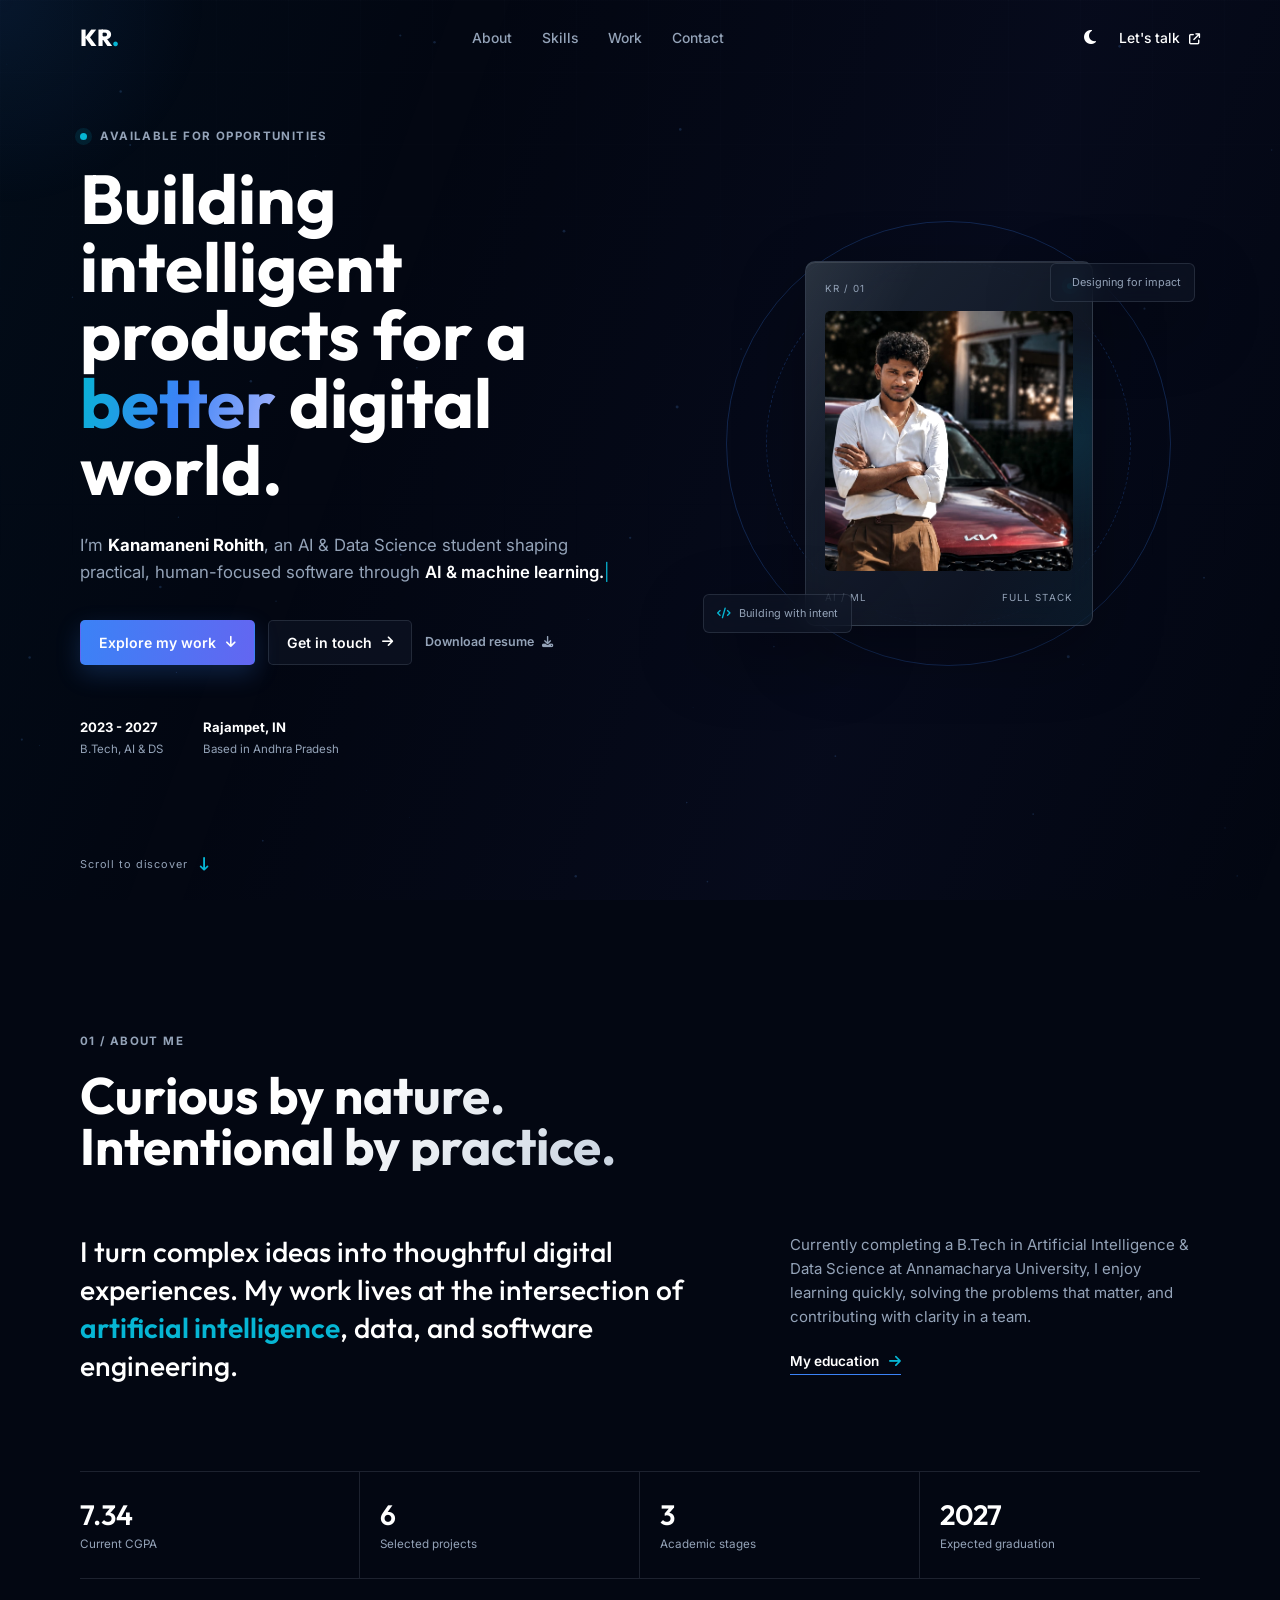
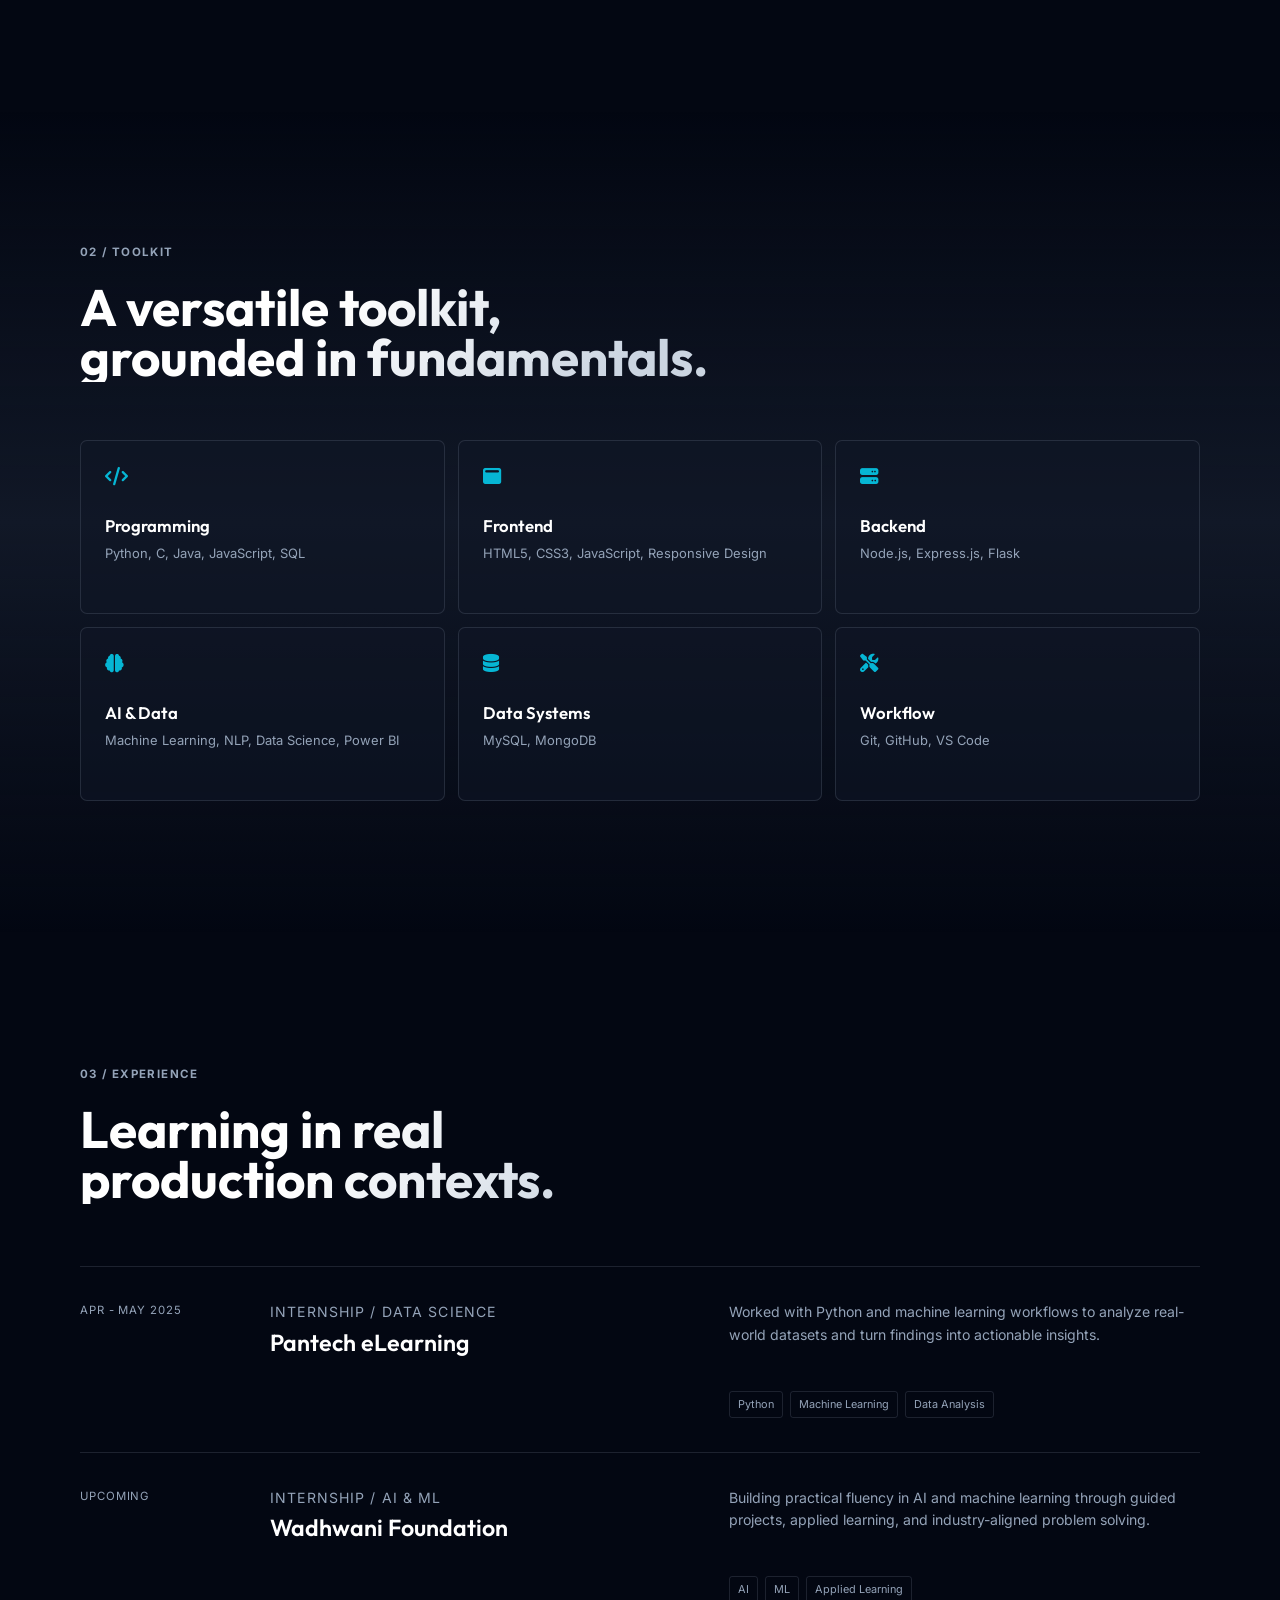
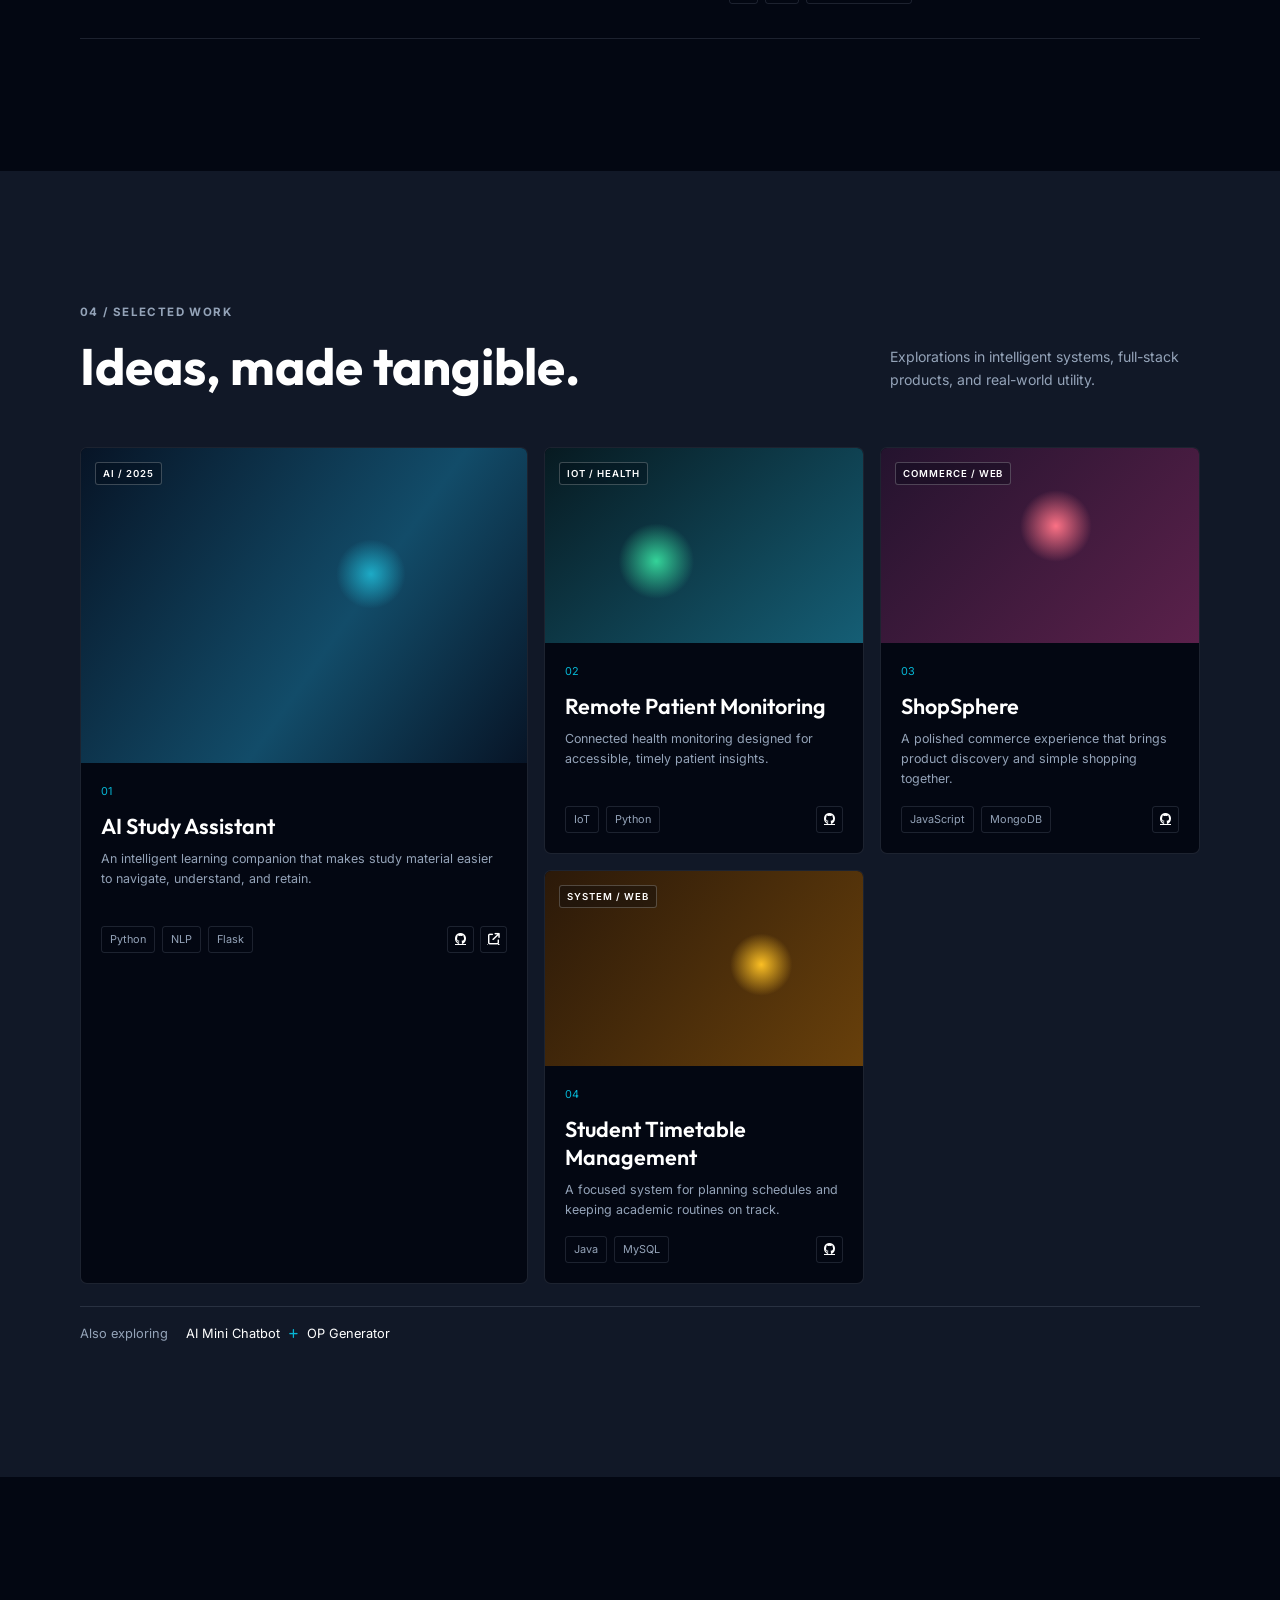
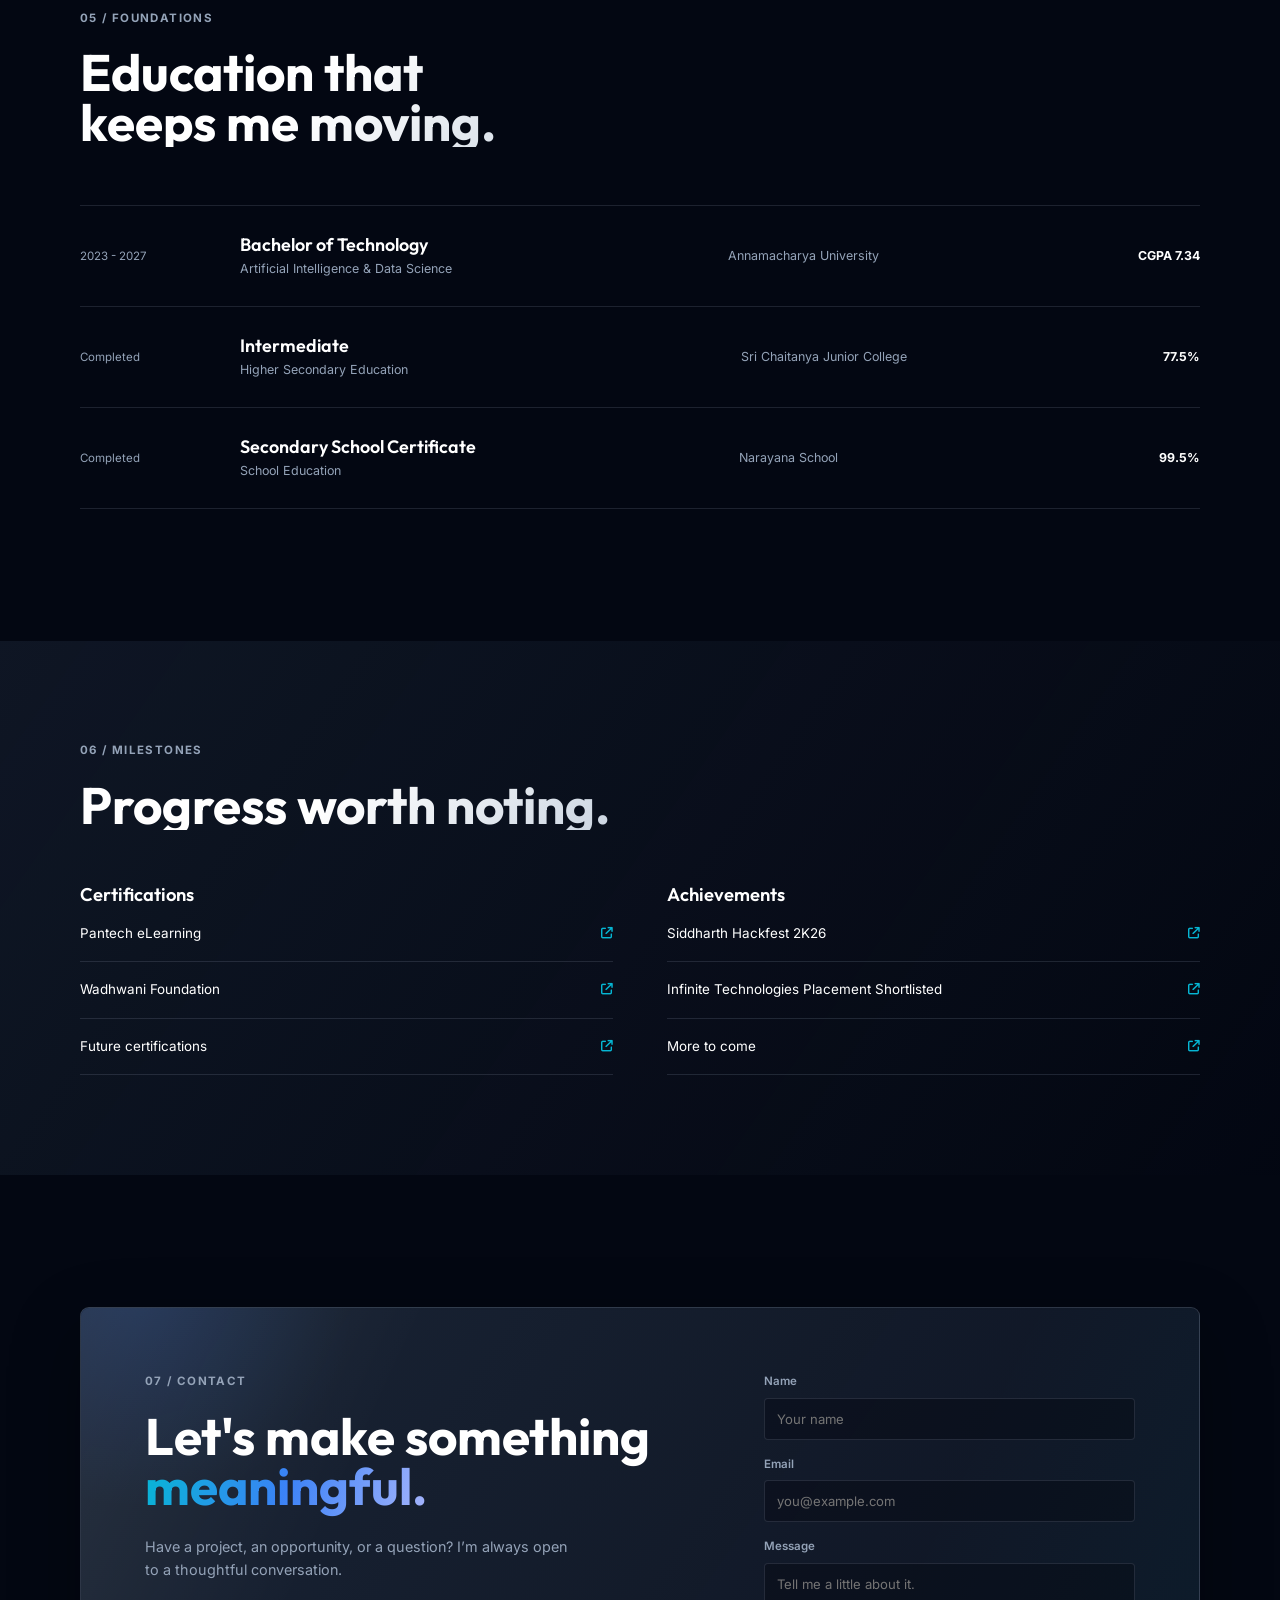
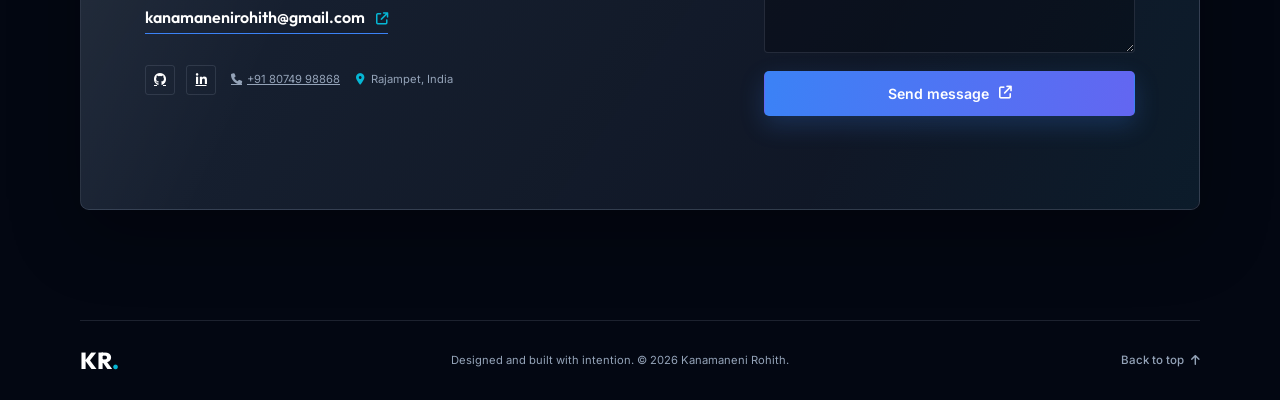
<file: index.html>
<!doctype html>
<html lang="en">
<head>
  <meta charset="UTF-8">
  <meta name="viewport" content="width=device-width, initial-scale=1.0">
  <meta name="description" content="Kanamaneni Rohith - AI & Data Science student, aspiring software engineer, and full stack developer.">
  <meta name="keywords" content="Kanamaneni Rohith, AI developer, data science, software engineer, portfolio">
  <meta name="author" content="Kanamaneni Rohith">
  <meta property="og:title" content="Kanamaneni Rohith | AI & Data Science">
  <meta property="og:description" content="Portfolio of Kanamaneni Rohith, an AI & Data Science student and future software engineer.">
  <meta property="og:type" content="website">
  <meta name="twitter:card" content="summary_large_image">
  <meta name="theme-color" content="#030712">
  <link rel="icon" href="favicon/favicon.svg" type="image/svg+xml">
  <link rel="preconnect" href="https://fonts.googleapis.com">
  <link rel="preconnect" href="https://fonts.gstatic.com" crossorigin>
  <link href="https://fonts.googleapis.com/css2?family=Inter:wght@400;500;600;700&family=Outfit:wght@400;500;600;700;800&display=swap" rel="stylesheet">
  <link rel="stylesheet" href="https://cdnjs.cloudflare.com/ajax/libs/font-awesome/6.6.0/css/all.min.css">
  <link rel="stylesheet" href="css/style.css">
  <link rel="stylesheet" href="css/animations.css">
  <link rel="stylesheet" href="css/responsive.css">
  <link rel="stylesheet" href="css/resume.css">
  <link rel="stylesheet" href="css/premium.css">
  <link rel="stylesheet" href="css/profile-photo.css">
  <link rel="stylesheet" href="css/contact-details.css">
  <title>Kanamaneni Rohith | AI & Data Science</title>
  <script type="application/ld+json">{"@context":"https://schema.org","@type":"Person","name":"Kanamaneni Rohith","jobTitle":"AI & Data Science Student","email":"kanamanenirohith@gmail.com","telephone":"+91-8074998868","address":{"@type":"PostalAddress","addressLocality":"Rajampet","addressRegion":"Andhra Pradesh","addressCountry":"IN"},"sameAs":["https://github.com/rohith-1803","https://www.linkedin.com/in/rohith-kanamaneni-76080836a"]}</script>
</head>
<body>
  <div class="page-progress" aria-hidden="true"></div>
  <div class="cursor-glow" aria-hidden="true"></div>
  <canvas id="particle-canvas" aria-hidden="true"></canvas>
  <div class="ambient-grid" aria-hidden="true"></div>

  <header class="site-header" id="top">
    <nav class="nav container" aria-label="Primary navigation">
      <a class="brand" href="#top" aria-label="Rohith home">KR<span>.</span></a>
      <button class="nav-toggle" aria-label="Open navigation" aria-expanded="false"><i class="fa-solid fa-bars"></i></button>
      <div class="nav-links">
        <a href="#about">About</a><a href="#skills">Skills</a><a href="#work">Work</a><a href="#contact">Contact</a>
      </div>
      <div class="nav-actions"><button class="theme-toggle" aria-label="Switch color theme"><i class="fa-solid fa-moon"></i></button><a class="nav-cta" href="#contact">Let's talk <i class="fa-solid fa-arrow-up-right-from-square"></i></a></div>
    </nav>
  </header>

  <main>
    <section class="hero section container" aria-labelledby="hero-title">
      <div class="hero-copy reveal">
        <p class="eyebrow"><span class="status-dot"></span> Available for opportunities</p>
        <h1 id="hero-title">Building intelligent products for a <em>better</em> digital world.</h1>
        <p class="hero-description">I’m <strong>Kanamaneni Rohith</strong>, an AI & Data Science student shaping practical, human-focused software through <span id="typing-text" aria-live="polite"></span><span class="typing-caret">|</span></p>
        <div class="hero-actions"><a class="button button-primary magnetic" href="#work">Explore my work <i class="fa-solid fa-arrow-down"></i></a><a class="button button-quiet" href="#contact">Get in touch <i class="fa-solid fa-arrow-right"></i></a><a class="resume-link" href="assets/resume/kanamaneni-rohith-resume.pdf" download>Download resume <i class="fa-solid fa-download"></i></a></div>
        <div class="hero-meta"><div><strong>2023 - 2027</strong><span>B.Tech, AI & DS</span></div><div><strong>Rajampet, IN</strong><span>Based in Andhra Pradesh</span></div></div>
      </div>
      <div class="hero-art reveal delay-2" aria-label="Abstract profile presentation">
        <div class="orbit orbit-one"></div><div class="orbit orbit-two"></div>
        <div class="profile-card"><div class="profile-top"><span>KR / 01</span><span class="live-dot"></span></div><img class="profile-photo" src="images/portfolio-pic.jpeg" alt="Kanamaneni Rohith" width="520" height="650" fetchpriority="high"><div class="profile-bottom"><span>AI / ML</span><span>FULL STACK</span></div></div>
        <div class="floating-note note-one"><i class="fa-solid fa-sparkles"></i><span>Designing for impact</span></div>
        <div class="floating-note note-two"><i class="fa-solid fa-code"></i><span>Building with intent</span></div>
      </div>
      <a href="#about" class="scroll-prompt" aria-label="Scroll to about section"><span>Scroll to discover</span><i class="fa-solid fa-arrow-down-long"></i></a>
    </section>

    <section class="about section container" id="about" aria-labelledby="about-title">
      <div class="section-intro reveal"><p class="eyebrow">01 / About me</p><h2 id="about-title">Curious by nature.<br>Intentional by practice.</h2></div>
      <div class="about-grid"><p class="about-lead reveal">I turn complex ideas into thoughtful digital experiences. My work lives at the intersection of <strong>artificial intelligence</strong>, data, and software engineering.</p><div class="about-detail reveal delay-1"><p>Currently completing a B.Tech in Artificial Intelligence & Data Science at Annamacharya University, I enjoy learning quickly, solving the problems that matter, and contributing with clarity in a team.</p><a href="#education" class="text-link">My education <i class="fa-solid fa-arrow-right"></i></a></div></div>
      <div class="stat-row reveal"><div><strong data-counter="7.34">0</strong><span>Current CGPA</span></div><div><strong data-counter="6">0</strong><span>Selected projects</span></div><div><strong data-counter="3">0</strong><span>Academic stages</span></div><div><strong>2027</strong><span>Expected graduation</span></div></div>
    </section>

    <section class="skills section" id="skills" aria-labelledby="skills-title"><div class="container"><div class="section-intro reveal"><p class="eyebrow">02 / Toolkit</p><h2 id="skills-title">A versatile toolkit,<br>grounded in fundamentals.</h2></div><div class="skills-grid">
      <article class="skill-card reveal"><i class="fa-solid fa-code"></i><h3>Programming</h3><p>Python, C, Java, JavaScript, SQL</p></article><article class="skill-card reveal delay-1"><i class="fa-solid fa-window-maximize"></i><h3>Frontend</h3><p>HTML5, CSS3, JavaScript, Responsive Design</p></article><article class="skill-card reveal delay-2"><i class="fa-solid fa-server"></i><h3>Backend</h3><p>Node.js, Express.js, Flask</p></article><article class="skill-card reveal delay-3"><i class="fa-solid fa-brain"></i><h3>AI & Data</h3><p>Machine Learning, NLP, Data Science, Power BI</p></article><article class="skill-card reveal"><i class="fa-solid fa-database"></i><h3>Data Systems</h3><p>MySQL, MongoDB</p></article><article class="skill-card reveal delay-1"><i class="fa-solid fa-screwdriver-wrench"></i><h3>Workflow</h3><p>Git, GitHub, VS Code</p></article>
    </div></div></section>

    <section class="experience section container" id="experience" aria-labelledby="experience-title"><div class="section-intro reveal"><p class="eyebrow">03 / Experience</p><h2 id="experience-title">Learning in real<br>production contexts.</h2></div><div class="timeline">
      <article class="timeline-item reveal"><div class="time">Apr - May 2025</div><div class="timeline-content"><div><p class="role-type">Internship / Data Science</p><h3>Pantech eLearning</h3></div><p>Worked with Python and machine learning workflows to analyze real-world datasets and turn findings into actionable insights.</p><div class="tags"><span>Python</span><span>Machine Learning</span><span>Data Analysis</span></div></div></article>
      <article class="timeline-item reveal"><div class="time">Upcoming</div><div class="timeline-content"><div><p class="role-type">Internship / AI & ML</p><h3>Wadhwani Foundation</h3></div><p>Building practical fluency in AI and machine learning through guided projects, applied learning, and industry-aligned problem solving.</p><div class="tags"><span>AI</span><span>ML</span><span>Applied Learning</span></div></div></article>
    </div></section>

    <section class="projects section" id="work" aria-labelledby="work-title"><div class="container"><div class="section-heading reveal"><div><p class="eyebrow">04 / Selected work</p><h2 id="work-title">Ideas, made tangible.</h2></div><p>Explorations in intelligent systems, full-stack products, and real-world utility.</p></div><div class="project-grid">
      <article class="project project-featured reveal"><div class="project-image image-study"><div class="project-image-label">AI / 2025</div></div><div class="project-info"><div><p class="project-number">01</p><h3>AI Study Assistant</h3><p>An intelligent learning companion that makes study material easier to navigate, understand, and retain.</p></div><div class="project-footer"><div class="tags"><span>Python</span><span>NLP</span><span>Flask</span></div><div class="project-links"><a href="https://github.com/rohith-1803" target="_blank" rel="noreferrer" aria-label="View AI Study Assistant source"><i class="fa-brands fa-github"></i></a><a href="#contact" aria-label="Request AI Study Assistant demo"><i class="fa-solid fa-arrow-up-right-from-square"></i></a></div></div></div></article>
      <article class="project reveal delay-1"><div class="project-image image-health"><div class="project-image-label">IOT / HEALTH</div></div><div class="project-info"><div><p class="project-number">02</p><h3>Remote Patient Monitoring</h3><p>Connected health monitoring designed for accessible, timely patient insights.</p></div><div class="project-footer"><div class="tags"><span>IoT</span><span>Python</span></div><div class="project-links"><a href="https://github.com/rohith-1803" target="_blank" rel="noreferrer" aria-label="View Remote Patient Monitoring source"><i class="fa-brands fa-github"></i></a></div></div></div></article>
      <article class="project reveal"><div class="project-image image-shop"><div class="project-image-label">COMMERCE / WEB</div></div><div class="project-info"><div><p class="project-number">03</p><h3>ShopSphere</h3><p>A polished commerce experience that brings product discovery and simple shopping together.</p></div><div class="project-footer"><div class="tags"><span>JavaScript</span><span>MongoDB</span></div><div class="project-links"><a href="https://github.com/rohith-1803" target="_blank" rel="noreferrer" aria-label="View ShopSphere source"><i class="fa-brands fa-github"></i></a></div></div></div></article>
      <article class="project reveal delay-1"><div class="project-image image-time"><div class="project-image-label">SYSTEM / WEB</div></div><div class="project-info"><div><p class="project-number">04</p><h3>Student Timetable Management</h3><p>A focused system for planning schedules and keeping academic routines on track.</p></div><div class="project-footer"><div class="tags"><span>Java</span><span>MySQL</span></div><div class="project-links"><a href="https://github.com/rohith-1803" target="_blank" rel="noreferrer" aria-label="View Student Timetable source"><i class="fa-brands fa-github"></i></a></div></div></div></article>
    </div><div class="more-projects reveal"><span>Also exploring</span><p>AI Mini Chatbot <i class="fa-solid fa-plus"></i> OP Generator</p></div></div></section>

    <section class="education section container" id="education" aria-labelledby="education-title"><div class="section-intro reveal"><p class="eyebrow">05 / Foundations</p><h2 id="education-title">Education that<br>keeps me moving.</h2></div><div class="education-list">
      <article class="education-item reveal"><span class="edu-period">2023 - 2027</span><div><h3>Bachelor of Technology</h3><p>Artificial Intelligence & Data Science</p></div><div class="edu-school">Annamacharya University</div><strong>CGPA 7.34</strong></article>
      <article class="education-item reveal"><span class="edu-period">Completed</span><div><h3>Intermediate</h3><p>Higher Secondary Education</p></div><div class="edu-school">Sri Chaitanya Junior College</div><strong>77.5%</strong></article>
      <article class="education-item reveal"><span class="edu-period">Completed</span><div><h3>Secondary School Certificate</h3><p>School Education</p></div><div class="edu-school">Narayana School</div><strong>99.5%</strong></article>
    </div></section>

    <section class="recognition section" aria-labelledby="recognition-title"><div class="container"><div class="section-intro reveal"><p class="eyebrow">06 / Milestones</p><h2 id="recognition-title">Progress worth noting.</h2></div><div class="recognition-grid"><div class="recognition-list reveal"><h3>Certifications</h3><a href="#contact"><span>Pantech eLearning</span><i class="fa-solid fa-arrow-up-right-from-square"></i></a><a href="#contact"><span>Wadhwani Foundation</span><i class="fa-solid fa-arrow-up-right-from-square"></i></a><a href="#contact"><span>Future certifications</span><i class="fa-solid fa-arrow-up-right-from-square"></i></a></div><div class="recognition-list reveal delay-1"><h3>Achievements</h3><a href="#contact"><span>Siddharth Hackfest 2K26</span><i class="fa-solid fa-arrow-up-right-from-square"></i></a><a href="#contact"><span>Infinite Technologies Placement Shortlisted</span><i class="fa-solid fa-arrow-up-right-from-square"></i></a><a href="#contact"><span>More to come</span><i class="fa-solid fa-arrow-up-right-from-square"></i></a></div></div></div></section>

    <section class="contact section container" id="contact" aria-labelledby="contact-title"><div class="contact-panel reveal"><div><p class="eyebrow">07 / Contact</p><h2 id="contact-title">Let's make something<br><em>meaningful.</em></h2><p>Have a project, an opportunity, or a question? I’m always open to a thoughtful conversation.</p><a href="mailto:kanamanenirohith@gmail.com" class="contact-email">kanamanenirohith@gmail.com <i class="fa-solid fa-arrow-up-right-from-square"></i></a><div class="socials"><a href="https://github.com/rohith-1803" target="_blank" rel="noreferrer" aria-label="GitHub"><i class="fa-brands fa-github"></i></a><a href="https://www.linkedin.com/in/rohith-kanamaneni-76080836a" target="_blank" rel="noreferrer" aria-label="LinkedIn"><i class="fa-brands fa-linkedin-in"></i></a><a class="contact-phone" href="tel:+918074998868" aria-label="Call Kanamaneni Rohith"><i class="fa-solid fa-phone"></i><span>+91 80749 98868</span></a><span><i class="fa-solid fa-location-dot"></i> Rajampet, India</span></div></div><form class="contact-form" action="#" aria-label="Contact form"><label>Name<input required name="name" type="text" placeholder="Your name"></label><label>Email<input required name="email" type="email" placeholder="you@example.com"></label><label>Message<textarea required name="message" rows="4" placeholder="Tell me a little about it."></textarea></label><button type="submit" class="button button-primary">Send message <i class="fa-solid fa-arrow-up-right-from-square"></i></button><p class="form-status" aria-live="polite"></p></form></div></section>
  </main>
  <footer class="footer container"><a class="brand" href="#top">KR<span>.</span></a><p>Designed and built with intention. © <span id="year"></span> Kanamaneni Rohith.</p><a href="#top" class="back-top">Back to top <i class="fa-solid fa-arrow-up"></i></a></footer>
  <script type="module" src="js/main.js"></script>
</body></html>
</file>
<file: css/style.css>
:root{--bg:#030712;--surface:#111827;--card:#1f2937;--primary:#3b82f6;--secondary:#6366f1;--accent:#06b6d4;--text:#fff;--muted:#94a3b8;--line:rgba(148,163,184,.18);--glass:rgba(17,24,39,.58);--font:'Inter',sans-serif;--display:'Outfit',sans-serif;--shadow:0 24px 70px rgba(0,0,0,.32)}
:root[data-theme="light"]{--bg:#f7f9fc;--surface:#fff;--card:#eef2f7;--text:#111827;--muted:#64748b;--line:rgba(15,23,42,.14);--glass:rgba(255,255,255,.72);--shadow:0 20px 50px rgba(15,23,42,.1)}
*{box-sizing:border-box}html{scroll-behavior:smooth;scroll-padding-top:88px}body{margin:0;background:var(--bg);color:var(--text);font-family:var(--font);line-height:1.6;overflow-x:hidden}.container{width:min(1120px,calc(100% - 48px));margin:auto}.section{padding:132px 0}.page-progress{position:fixed;top:0;left:0;height:2px;width:0;background:linear-gradient(90deg,var(--accent),var(--secondary));z-index:20}.cursor-glow{position:fixed;width:450px;height:450px;border-radius:50%;background:radial-gradient(circle,rgba(59,130,246,.09),transparent 65%);transform:translate(-50%,-50%);pointer-events:none;z-index:-1}#particle-canvas{position:fixed;inset:0;pointer-events:none;z-index:-2;opacity:.4}.site-header{position:fixed;top:0;width:100%;z-index:10;border-bottom:1px solid transparent;transition:.3s}.site-header.scrolled{background:color-mix(in srgb,var(--bg) 80%,transparent);backdrop-filter:blur(18px);border-color:var(--line)}.nav{height:76px;display:flex;align-items:center;justify-content:space-between}.brand{font-family:var(--display);font-weight:800;font-size:1.45rem;letter-spacing:0;text-decoration:none;color:var(--text)}.brand span{color:var(--accent)}.nav-links{display:flex;gap:30px}.nav-links a,.nav-cta,.back-top{color:var(--muted);text-decoration:none;font-size:.87rem;font-weight:500;transition:color .25s}.nav-links a:hover{color:var(--text)}.nav-actions{display:flex;align-items:center;gap:16px}.theme-toggle,.nav-toggle{border:0;background:transparent;color:var(--text);font-size:1rem;cursor:pointer;padding:7px}.nav-cta{color:var(--text);padding:9px 0}.nav-cta i{font-size:.7rem;margin-left:5px}.nav-toggle{display:none}.hero{min-height:100vh;display:grid;grid-template-columns:1.05fr .95fr;align-items:center;gap:64px;padding-top:118px;position:relative}.eyebrow{margin:0 0 20px;color:var(--muted);font-size:.72rem;font-weight:700;text-transform:uppercase;letter-spacing:.12em}.status-dot,.live-dot{width:7px;height:7px;border-radius:50%;display:inline-block;background:var(--accent);box-shadow:0 0 0 5px rgba(6,182,212,.12);margin-right:9px}.hero h1,.section-intro h2,.section-heading h2,.contact h2{font-family:var(--display);font-size:clamp(2.7rem,5.4vw,5.5rem);line-height:.98;letter-spacing:0;margin:0;font-weight:700}.hero h1 em,.contact h2 em{font-style:normal;background:linear-gradient(105deg,var(--accent),var(--primary) 50%,#a5b4fc);-webkit-background-clip:text;background-clip:text;color:transparent}.hero-description{max-width:560px;color:var(--muted);font-size:1.05rem;margin:28px 0 34px}.hero-description strong{color:var(--text)}#typing-text{color:var(--text);font-weight:600}.typing-caret{color:var(--accent);animation:blink .8s infinite}.hero-actions{display:flex;gap:13px;align-items:center}.button{border:1px solid transparent;border-radius:5px;padding:13px 18px;display:inline-flex;align-items:center;gap:10px;justify-content:center;font:600 .88rem var(--font);text-decoration:none;cursor:pointer;transition:transform .25s,background .25s,color .25s;white-space:nowrap}.button i{font-size:.8rem}.button-primary{color:#fff;background:linear-gradient(100deg,var(--primary),var(--secondary));box-shadow:0 9px 24px rgba(59,130,246,.22)}.button-primary:hover{transform:translateY(-3px);box-shadow:0 13px 30px rgba(59,130,246,.34)}.button-quiet{color:var(--text);border-color:var(--line);background:var(--glass)}.button-quiet:hover{border-color:rgba(59,130,246,.6);transform:translateY(-3px)}.hero-meta{display:flex;gap:40px;margin-top:52px}.hero-meta div{display:grid;gap:2px}.hero-meta strong{font-size:.82rem}.hero-meta span{font-size:.72rem;color:var(--muted)}.hero-art{height:500px;position:relative;display:grid;place-items:center}.profile-card{height:365px;width:288px;position:relative;z-index:2;padding:19px;border:1px solid rgba(148,163,184,.24);background:linear-gradient(135deg,rgba(31,41,55,.86),rgba(17,24,39,.45));border-radius:10px;backdrop-filter:blur(15px);box-shadow:var(--shadow),inset 0 1px rgba(255,255,255,.1);display:flex;flex-direction:column;justify-content:space-between;overflow:hidden}.profile-card:after{content:"";position:absolute;width:230px;height:230px;right:-90px;top:58px;background:radial-gradient(circle,rgba(6,182,212,.33),transparent 67%);filter:blur(4px)}.profile-top,.profile-bottom{display:flex;justify-content:space-between;font-size:.61rem;letter-spacing:.11em;color:var(--muted);z-index:1}.live-dot{margin:2px 0 0;width:6px;height:6px}.profile-monogram{font:800 8.7rem/.8 var(--display);letter-spacing:-.07em;position:relative;z-index:1;background:linear-gradient(135deg,#fff 15%,#94a3b8 75%);-webkit-background-clip:text;color:transparent;align-self:center}.orbit{position:absolute;border:1px solid rgba(59,130,246,.24);border-radius:50%;animation:spin 18s linear infinite}.orbit-one{width:445px;height:445px}.orbit-two{width:365px;height:365px;border-style:dashed;animation-direction:reverse;animation-duration:24s}.floating-note{position:absolute;z-index:3;background:var(--glass);border:1px solid var(--line);backdrop-filter:blur(12px);box-shadow:var(--shadow);font-size:.68rem;color:var(--muted);border-radius:6px;padding:10px 13px;display:flex;align-items:center;gap:8px;animation:float 5s ease-in-out infinite}.floating-note i{color:var(--accent)}.note-one{top:70px;right:5px}.note-two{bottom:60px;left:5px;animation-delay:-2.5s}.scroll-prompt{position:absolute;bottom:27px;left:0;text-decoration:none;color:var(--muted);font-size:.68rem;letter-spacing:.08em;display:flex;align-items:center;gap:11px}.scroll-prompt i{color:var(--accent);font-size:.85rem;animation:bounce 1.6s infinite}.section-intro{max-width:700px}.section-intro h2,.section-heading h2{font-size:clamp(2.2rem,4vw,3.9rem)}.about-grid{display:grid;grid-template-columns:1.2fr .8fr;gap:95px;align-items:start;margin-top:62px}.about-lead{font:500 clamp(1.35rem,2.2vw,2rem)/1.35 var(--display);margin:0}.about-lead strong{color:var(--accent);font-weight:600}.about-detail{color:var(--muted);font-size:.94rem}.about-detail p{margin:0 0 20px}.text-link{color:var(--text);font-size:.85rem;font-weight:600;text-decoration:none;border-bottom:1px solid var(--primary);padding-bottom:5px}.text-link i{color:var(--accent);margin-left:7px}.stat-row{display:grid;grid-template-columns:repeat(4,1fr);margin-top:86px;border-top:1px solid var(--line);border-bottom:1px solid var(--line)}.stat-row div{padding:25px 20px;border-right:1px solid var(--line);display:grid;gap:3px}.stat-row div:first-child{padding-left:0}.stat-row div:last-child{border:0}.stat-row strong{font:600 1.75rem var(--display)}.stat-row span{color:var(--muted);font-size:.73rem}.skills{background:linear-gradient(180deg,transparent,var(--surface),transparent)}.skills-grid{display:grid;grid-template-columns:repeat(3,1fr);gap:13px;margin-top:58px}.skill-card{border:1px solid var(--line);background:var(--glass);min-height:174px;padding:24px;border-radius:7px;transition:transform .3s,border-color .3s,background .3s}.skill-card:hover{transform:translateY(-6px);border-color:rgba(6,182,212,.55);background:color-mix(in srgb,var(--card) 70%,transparent)}.skill-card i{color:var(--accent);font-size:1.15rem;margin-bottom:28px}.skill-card h3{font:600 1.05rem var(--display);margin:0 0 7px}.skill-card p{color:var(--muted);font-size:.81rem;margin:0}.timeline{margin-top:62px;border-top:1px solid var(--line)}.timeline-item{display:grid;grid-template-columns:190px 1fr;padding:34px 0;border-bottom:1px solid var(--line)}.time,.role-type{font-size:.71rem;color:var(--muted);letter-spacing:.08em;text-transform:uppercase}.timeline-content{display:grid;grid-template-columns:1fr 1.1fr;gap:30px}.timeline-content h3{font:600 1.45rem var(--display);margin:4px 0}.timeline-content p{margin:0;color:var(--muted);font-size:.88rem}.tags{display:flex;gap:7px;flex-wrap:wrap}.tags span{color:var(--muted);font-size:.68rem;border:1px solid var(--line);padding:4px 8px;border-radius:3px}.timeline-content .tags{grid-column:2}.projects{background:var(--surface)}.section-heading{display:flex;justify-content:space-between;align-items:end;gap:30px}.section-heading>p{max-width:310px;color:var(--muted);font-size:.88rem;margin:0}.project-grid{display:grid;grid-template-columns:1.4fr 1fr 1fr;gap:16px;margin-top:56px}.project{background:var(--bg);border:1px solid var(--line);border-radius:7px;overflow:hidden;transition:transform .3s,box-shadow .3s}.project:hover{transform:translateY(-7px);box-shadow:var(--shadow)}.project-featured{grid-row:span 2}.project-image{height:195px;position:relative;overflow:hidden}.project-featured .project-image{height:315px}.project-image:before{content:"";position:absolute;inset:0;transition:transform .6s}.project:hover .project-image:before{transform:scale(1.06)}.project-image-label{position:absolute;z-index:1;top:14px;left:14px;font:600 .6rem var(--font);letter-spacing:.1em;color:#fff;border:1px solid rgba(255,255,255,.22);border-radius:3px;padding:5px 7px;background:rgba(3,7,18,.3);backdrop-filter:blur(7px)}.image-study:before{background:radial-gradient(circle at 65% 40%,rgba(34,211,238,.7),transparent 10%),linear-gradient(125deg,#071426,#124c69 58%,#071426)}.image-health:before{background:radial-gradient(circle at 35% 58%,#34d399,transparent 16%),linear-gradient(140deg,#071a21,#155e75)}.image-shop:before{background:radial-gradient(circle at 55% 40%,#fb7185,transparent 17%),linear-gradient(135deg,#24132e,#5b214b)}.image-time:before{background:radial-gradient(circle at 68% 48%,#fbbf24,transparent 13%),linear-gradient(130deg,#2b1909,#68400b)}.project-info{padding:20px;display:flex;min-height:210px;flex-direction:column;justify-content:space-between}.project-number{font-size:.68rem;color:var(--accent);margin:0 0 11px}.project h3{font:600 1.35rem var(--display);margin:0 0 9px}.project-info>div>p:last-child{margin:0;color:var(--muted);font-size:.78rem;line-height:1.6}.project-footer{display:flex;align-items:center;justify-content:space-between;gap:12px;margin-top:16px}.project-links{display:flex;gap:6px}.project-links a{color:var(--text);display:grid;place-items:center;width:27px;height:27px;border:1px solid var(--line);border-radius:3px;font-size:.72rem}.more-projects{margin-top:22px;border-top:1px solid var(--line);padding-top:17px;display:flex;gap:18px;font-size:.8rem}.more-projects span{color:var(--muted)}.more-projects p{margin:0}.more-projects i{font-size:.65rem;color:var(--accent);margin:0 5px}.education-list{margin-top:58px;border-top:1px solid var(--line)}.education-item{padding:27px 0;display:grid;grid-template-columns:135px 1.2fr 1fr auto;align-items:center;gap:25px;border-bottom:1px solid var(--line)}.edu-period{color:var(--muted);font-size:.72rem}.education-item h3{font:600 1.12rem var(--display);margin:0 0 3px}.education-item p,.edu-school{color:var(--muted);font-size:.78rem;margin:0}.education-item strong{font-size:.77rem;white-space:nowrap}.recognition{padding:100px 0;background:linear-gradient(125deg,rgba(30,41,59,.46),rgba(3,7,18,.2))}.recognition-grid{display:grid;grid-template-columns:1fr 1fr;gap:54px;margin-top:53px}.recognition-list h3{font:600 1.15rem var(--display);margin:0}.recognition-list a{color:var(--text);text-decoration:none;border-bottom:1px solid var(--line);padding:17px 0;display:flex;justify-content:space-between;align-items:center;font-size:.84rem;transition:color .2s,padding .2s}.recognition-list a:hover{color:var(--accent);padding-left:5px}.recognition-list i{font-size:.72rem;color:var(--accent)}.contact{padding-bottom:110px}.contact-panel{padding:clamp(28px,5vw,64px);background:linear-gradient(125deg,rgba(30,41,59,.86),rgba(17,24,39,.72));border:1px solid var(--line);border-radius:9px;display:grid;grid-template-columns:1.1fr .75fr;gap:75px;box-shadow:var(--shadow);position:relative;overflow:hidden}.contact-panel:before{content:"";position:absolute;width:470px;height:470px;border-radius:50%;background:radial-gradient(circle,rgba(59,130,246,.16),transparent 66%);top:-255px;left:-180px}.contact-panel>*{position:relative}.contact h2{font-size:clamp(2.3rem,4vw,4rem)}.contact-panel>div>p:not(.eyebrow){color:var(--muted);font-size:.9rem;max-width:435px;margin:24px 0}.contact-email{font:600 1rem var(--display);color:var(--text);text-decoration:none;border-bottom:1px solid var(--primary);padding-bottom:6px}.contact-email i{font-size:.76rem;color:var(--accent);margin-left:8px}.socials{margin-top:34px;display:flex;align-items:center;gap:11px}.socials a{width:30px;height:30px;border:1px solid var(--line);display:grid;place-items:center;border-radius:3px;color:var(--text);font-size:.78rem}.socials span{color:var(--muted);font-size:.7rem;margin-left:5px}.socials span i{color:var(--accent);margin-right:4px}.contact-form{display:grid;gap:15px}.contact-form label{display:grid;gap:7px;color:var(--muted);font-size:.72rem;font-weight:600}.contact-form input,.contact-form textarea{width:100%;background:rgba(3,7,18,.38);border:1px solid var(--line);border-radius:4px;padding:12px;color:var(--text);font:400 .82rem var(--font);outline:none;resize:vertical;transition:border .2s,box-shadow .2s}.contact-form input:focus,.contact-form textarea:focus{border-color:var(--accent);box-shadow:0 0 0 3px rgba(6,182,212,.1)}.contact-form .button{margin-top:3px}.form-status{margin:0;color:var(--accent);font-size:.75rem;min-height:1.2em}.footer{min-height:80px;border-top:1px solid var(--line);display:flex;align-items:center;justify-content:space-between;gap:18px}.footer p{color:var(--muted);font-size:.7rem;margin:0}.back-top{display:flex;gap:7px;align-items:center;font-size:.72rem}.back-top:hover{color:var(--accent)}
</file>
<file: css/animations.css>
.reveal{opacity:0;transform:translateY(24px);transition:opacity .7s ease,transform .7s cubic-bezier(.2,.65,.3,1)}.reveal.visible{opacity:1;transform:none}.delay-1{transition-delay:.12s}.delay-2{transition-delay:.24s}.delay-3{transition-delay:.36s}@keyframes blink{50%{opacity:0}}@keyframes spin{to{transform:rotate(360deg)}}@keyframes float{50%{transform:translateY(-13px)}}@keyframes bounce{50%{transform:translateY(6px)}}
</file>
<file: css/responsive.css>
@media (max-width:850px){.hero{grid-template-columns:1fr;padding-top:135px;gap:22px}.hero-art{height:385px;transform:scale(.82);margin:-40px 0 -18px}.scroll-prompt{display:none}.about-grid,.contact-panel{grid-template-columns:1fr;gap:32px}.skills-grid{grid-template-columns:repeat(2,1fr)}.timeline-item{grid-template-columns:125px 1fr}.timeline-content{grid-template-columns:1fr}.timeline-content .tags{grid-column:auto}.project-grid{grid-template-columns:1fr 1fr}.project-featured{grid-column:span 2;grid-row:auto}.project-featured .project-image{height:270px}.education-item{grid-template-columns:110px 1fr auto}.edu-school{display:none}.contact-panel{gap:42px}.nav-links{gap:18px}}
@media (max-width:600px){.container{width:min(100% - 32px,1120px)}.section{padding:88px 0}.nav{height:66px}.nav-links,.nav-actions .nav-cta{display:none}.nav-toggle{display:block}.nav-actions{margin-left:auto;margin-right:5px}.nav-links.open{display:flex;position:absolute;top:66px;left:16px;right:16px;padding:18px;flex-direction:column;gap:14px;background:var(--surface);border:1px solid var(--line);border-radius:6px;box-shadow:var(--shadow)}.hero h1{font-size:clamp(2.65rem,14vw,4rem)}.hero-description{font-size:.94rem}.hero-actions{align-items:stretch;flex-direction:column}.hero-meta{gap:20px;margin-top:36px}.hero-art{transform:scale(.69);margin:-66px 0 -58px}.about-grid{margin-top:38px}.stat-row{grid-template-columns:1fr 1fr;margin-top:55px}.stat-row div{padding:17px 12px}.stat-row div:nth-child(2){border-right:0}.stat-row div:nth-child(3){padding-left:0}.skills-grid{grid-template-columns:1fr}.skill-card{min-height:142px}.skill-card i{margin-bottom:18px}.timeline-item{grid-template-columns:1fr;gap:11px}.section-heading{display:block}.section-heading>p{margin-top:18px}.project-grid{grid-template-columns:1fr}.project-featured{grid-column:auto}.project-featured .project-image{height:220px}.project-image{height:190px}.education-item{grid-template-columns:1fr auto;gap:10px}.education-item .edu-period{grid-column:1 / -1}.education-item>div:first-of-type{grid-column:1}.education-item strong{grid-column:2;grid-row:2}.recognition-grid{grid-template-columns:1fr;gap:36px}.contact-panel{padding:28px 22px}.footer{padding:20px 0;align-items:flex-start;flex-wrap:wrap}.footer p{order:3;flex-basis:100%}.cursor-glow{display:none}}
@media (prefers-reduced-motion:reduce){*,*:before,*:after{animation-duration:.01ms!important;animation-iteration-count:1!important;scroll-behavior:auto!important;transition-duration:.01ms!important}}
</file>
<file: css/resume.css>
.resume-link{align-self:center;color:var(--muted);text-decoration:none;font-size:.78rem;font-weight:600}.resume-link:hover{color:var(--accent)}.resume-link i{font-size:.7rem;margin-left:5px}
</file>
<file: css/premium.css>
/* Glass depth and controlled motion enhancement. */
body::before{content:"";position:fixed;inset:0;pointer-events:none;z-index:-3;background:linear-gradient(110deg,rgba(6,182,212,.035),transparent 30%,rgba(99,102,241,.045) 68%,transparent)}.ambient-grid{position:fixed;inset:0;pointer-events:none;z-index:-2;background-image:linear-gradient(rgba(148,163,184,.035) 1px,transparent 1px),linear-gradient(90deg,rgba(148,163,184,.035) 1px,transparent 1px);background-size:72px 72px;mask-image:linear-gradient(to bottom,black,transparent 74%);opacity:.5}.site-header.scrolled{box-shadow:0 8px 30px rgba(3,7,18,.13)}.nav-cta{position:relative}.nav-cta:after{content:"";position:absolute;left:0;bottom:4px;width:0;height:1px;background:var(--accent);transition:width .28s ease}.nav-cta:hover:after{width:calc(100% - 17px)}
.profile-card,.skill-card,.project,.contact-panel{isolation:isolate}.profile-card:before,.skill-card:before,.project:after,.contact-panel:after{content:"";position:absolute;inset:0;pointer-events:none;border-radius:inherit;z-index:-1;background:linear-gradient(115deg,rgba(255,255,255,.09),transparent 26%,transparent 70%,rgba(6,182,212,.08));opacity:.72}.profile-card{animation:card-breathe 7s ease-in-out infinite}.profile-card:after{animation:soft-shift 9s ease-in-out infinite alternate}.skill-card,.project{position:relative}.skill-card:before{opacity:0;transition:opacity .35s}.skill-card:hover:before{opacity:1}.skill-card:hover i{transform:translateY(-2px) rotate(-5deg)}.skill-card i{transition:transform .3s ease}.project:after{z-index:1;background:linear-gradient(125deg,transparent 45%,rgba(255,255,255,.09),transparent 58%);transform:translateX(-130%);transition:transform .75s cubic-bezier(.2,.8,.2,1)}.project:hover:after{transform:translateX(130%)}.project-info{position:relative;z-index:2}.project-links a,.socials a{transition:transform .25s ease,border-color .25s ease,background .25s ease}.project-links a:hover,.socials a:hover{transform:translateY(-3px);border-color:var(--accent);background:rgba(6,182,212,.1)}
.button-primary{position:relative;overflow:hidden}.button-primary:before{content:"";position:absolute;inset:0;background:linear-gradient(100deg,transparent 20%,rgba(255,255,255,.22) 50%,transparent 80%);transform:translateX(-120%);transition:transform .55s ease}.button-primary:hover:before{transform:translateX(120%)}.contact-panel{border-color:rgba(148,163,184,.24)}.timeline-item,.education-item,.recognition-list a{transition:background .25s ease,padding-left .25s ease}.timeline-item:hover,.education-item:hover{background:rgba(59,130,246,.035);padding-left:14px}.education-item:hover{padding-right:14px}.recognition-list a:hover{background:rgba(6,182,212,.035)}.hero-copy,.hero-art{will-change:transform}.section-intro h2{background:linear-gradient(135deg,var(--text) 35%,#cbd5e1 78%);-webkit-background-clip:text;background-clip:text;color:transparent}.reveal.visible{transition-duration:.9s}.reveal.visible.delay-1{transition-delay:.14s}.reveal.visible.delay-2{transition-delay:.28s}.reveal.visible.delay-3{transition-delay:.42s}
@keyframes card-breathe{0%,100%{transform:translateY(0) rotate(-1.5deg)}50%{transform:translateY(-9px) rotate(.5deg)}}@keyframes soft-shift{from{transform:translate3d(-12px,-8px,0) scale(.95)}to{transform:translate3d(14px,10px,0) scale(1.08)}}@media (max-width:600px){.ambient-grid{background-size:44px 44px;opacity:.32}.timeline-item:hover,.education-item:hover{padding-left:0;padding-right:0}}@media (prefers-reduced-motion:reduce){.profile-card{animation:none}.project:after,.button-primary:before{display:none}}
</file>
<file: css/profile-photo.css>
.profile-card{padding:19px;gap:15px}.profile-photo{width:100%;height:260px;object-fit:cover;object-position:center top;border-radius:5px;filter:saturate(.92) contrast(1.04);position:relative;z-index:1;box-shadow:inset 0 0 0 1px rgba(255,255,255,.1);transition:transform .7s cubic-bezier(.2,.75,.2,1),filter .4s ease}.profile-card:hover .profile-photo{transform:scale(1.035);filter:saturate(1.08) contrast(1.05)}.profile-card:after{opacity:.38}.profile-bottom{margin-top:auto}
@media (max-width:600px){.profile-photo{height:260px}}
</file>
<file: css/contact-details.css>
.socials .contact-phone{width:auto;height:auto;border:0;display:inline-flex;gap:5px;color:var(--muted);font-size:.7rem;margin-left:4px}.socials .contact-phone:hover{color:var(--accent);background:transparent;transform:none}.socials .contact-phone span{margin:0}
</file>
